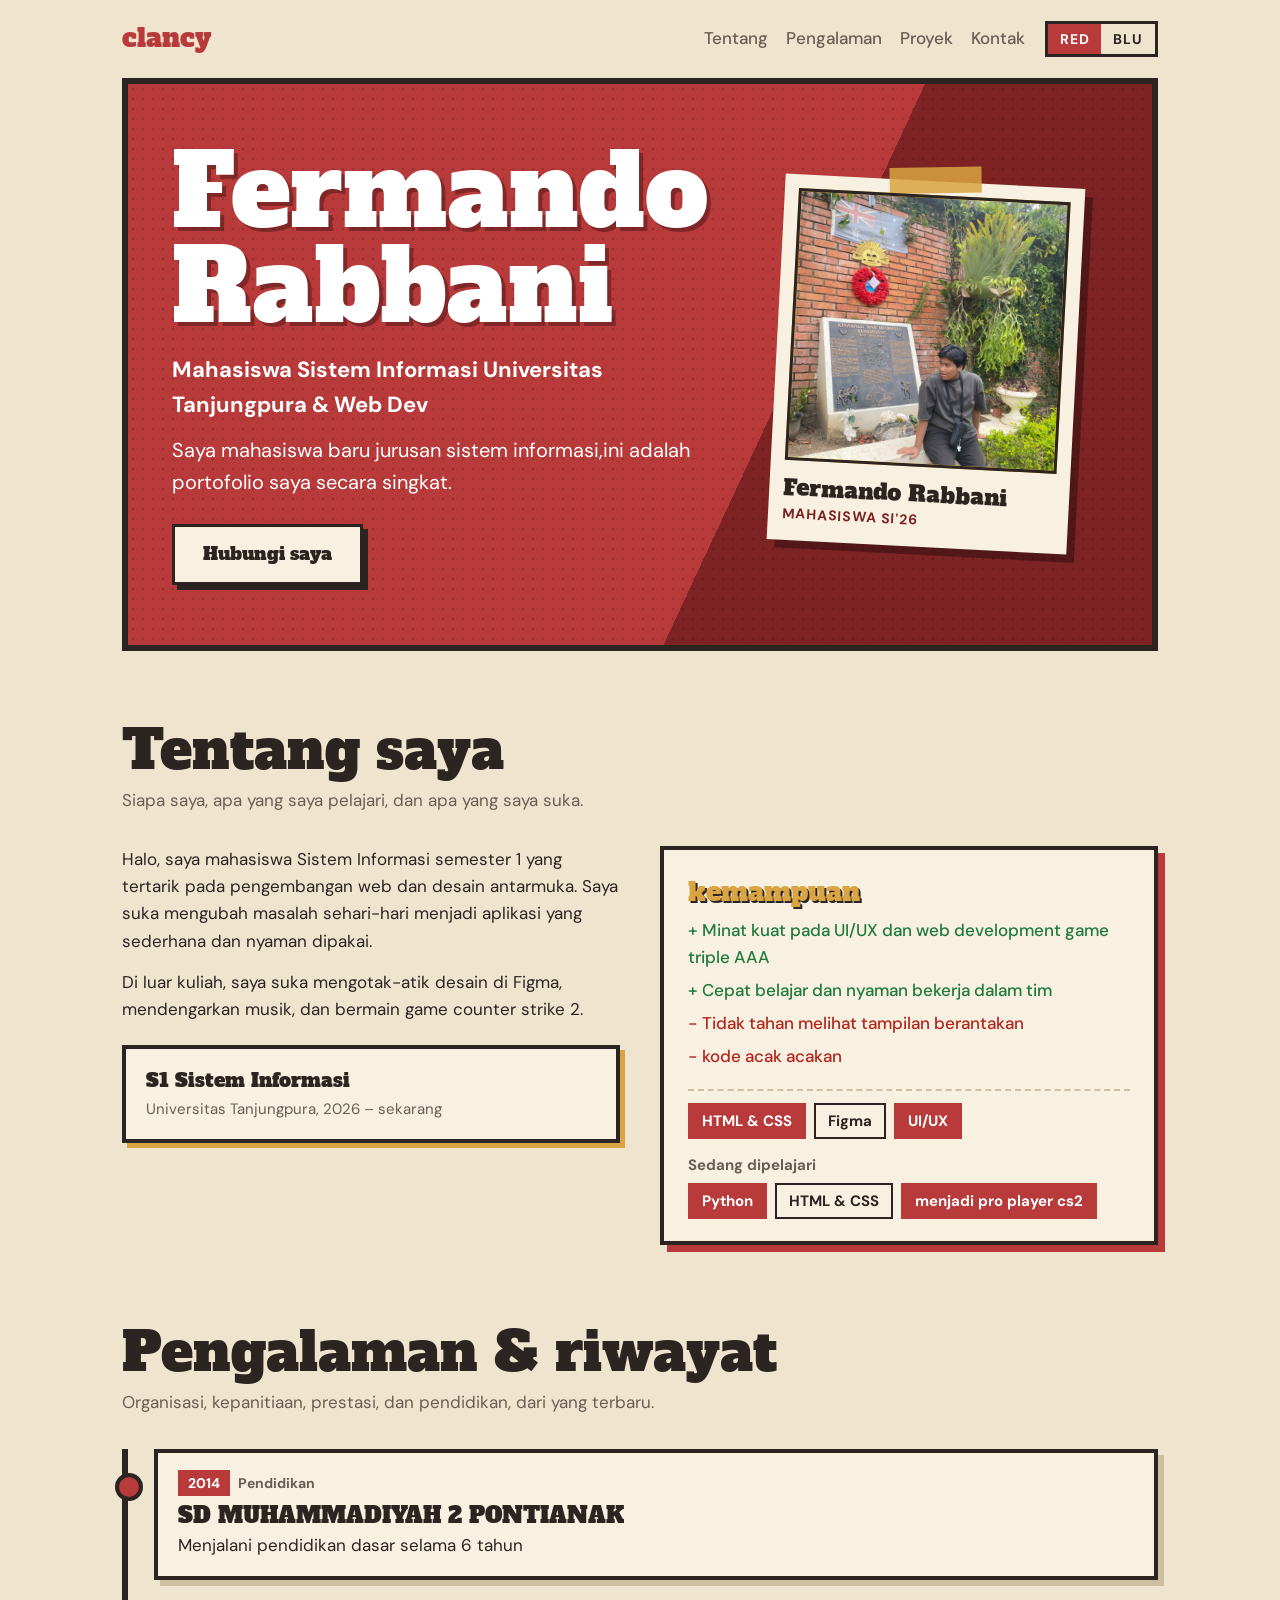
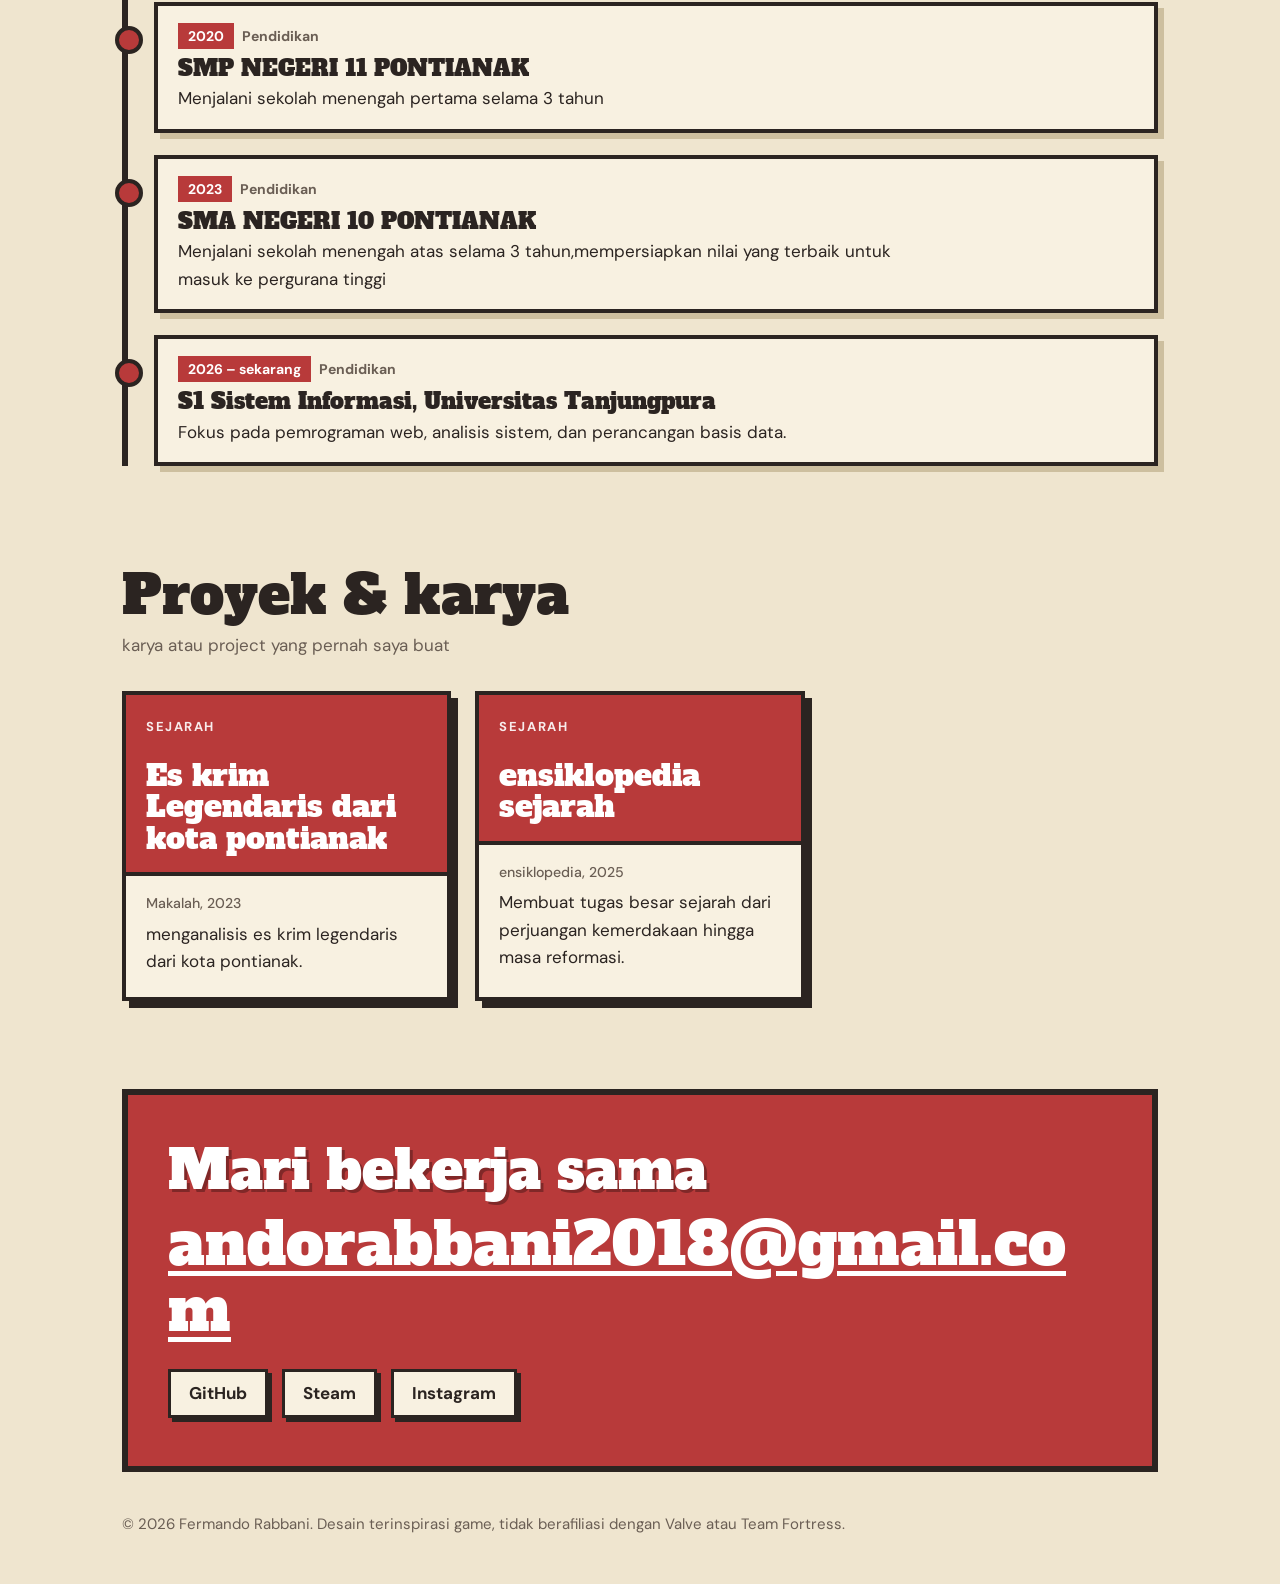
<file: index.html>
<!DOCTYPE html>
<html lang="id">
<head>
<meta charset="utf-8">
<meta name="viewport" content="width=device-width, initial-scale=1, viewport-fit=cover">
<title>portofolio fermando rabbani — Portofolio</title>
<link rel="preconnect" href="https://fonts.googleapis.com">
<link rel="preconnect" href="https://fonts.gstatic.com" crossorigin>
<link href="https://fonts.googleapis.com/css2?family=Alfa+Slab+One&family=DM+Sans:wght@400;500;700&display=swap" rel="stylesheet">
<link rel="stylesheet" href="style.css">
</head>
<body>
<div class="wrap">
  <nav>
    <a class="logo" href="#top">clancy</a>
    <div class="right">
      <div class="links"><a href="#tentang">Tentang</a><a href="#pengalaman">Pengalaman</a><a href="#proyek">Proyek</a><a href="#kontak">Kontak</a></div>
      <div class="teams" role="group" aria-label="Pilih tim warna">
        <button type="button" id="red" aria-pressed="true">RED</button>
        <button type="button" id="blu" aria-pressed="false">BLU</button>
      </div>
    </div>
  </nav>

  <header class="hero" id="top">
    <div>
      <h1>Fermando Rabbani <br></h1>
      <div class="tag">Mahasiswa Sistem Informasi Universitas Tanjungpura &amp; Web Dev</div>
      <p>Saya mahasiswa baru jurusan sistem informasi,ini adalah portofolio saya secara singkat.</p>
      <div class="btns">
    
        <a class="btn alt" href="#kontak">Hubungi saya</a>
      </div>
    </div>
    <div>
      <div class="badge">
        <div class="pframe" id="frame">
          <img src="assets/img/foto-profil.jpg" id="pic" 
          <svg viewBox="0 0 100 100" role="img" aria-label="Avatar siluet">
            <circle cx="50" cy="40" r="19" fill="#2B2421"/>
            <path d="M12 100 Q14 64 50 64 Q86 64 88 100Z" fill="#2B2421"/>
          </svg>
        </div>
        <div class="name">Fermando Rabbani</div>
        <div class="role">MAHASISWA SI'26</div>
      </div>
    </div>
  </header>

  <section id="tentang">
    <h2>Tentang saya</h2>
    <p class="sub">Siapa saya, apa yang saya pelajari, dan apa yang saya suka.</p>
    <div class="about">
      <div>
        <p>Halo, saya mahasiswa Sistem Informasi semester 1 yang tertarik pada pengembangan web dan desain antarmuka. Saya suka mengubah masalah sehari-hari menjadi aplikasi yang sederhana dan nyaman dipakai.</p>
        <p>Di luar kuliah, saya suka mengotak-atik desain di Figma, mendengarkan musik, dan bermain game counter strike 2.</p>
        <div class="edu">
          <b>S1 Sistem Informasi</b>
          <span>Universitas Tanjungpura, 2026 – sekarang </span>
        </div>
      </div>
      <div class="item">
        <h3>kemampuan</h3>

        <ul>
          <li class="p">+ Minat kuat pada UI/UX dan web development game triple AAA</li>
          <li class="p">+ Cepat belajar dan nyaman bekerja dalam tim</li>
          <li class="n">− Tidak tahan melihat tampilan berantakan</li>
          <li class="n">− kode acak acakan </li>
        </ul>
        <div class="tags"><span>HTML &amp; CSS</span></span><span>Figma</span><span>UI/UX</span></div>
        <div class="learn">Sedang dipelajari</div>
        <div class="tags" style="border:0;padding-top:0"><span>Python</span><span>HTML &amp; CSS</span><span>menjadi pro player cs2</span></div>
      </div>
    </div>
  </section>

  <section id="pengalaman">
    <h2>Pengalaman &amp; riwayat</h2>
    <p class="sub">Organisasi, kepanitiaan, prestasi, dan pendidikan, dari yang terbaru.</p>
    <ul class="timeline">
      <li><span class="when">2014</span><span class="kind">Pendidikan</span>
        <h3>SD MUHAMMADIYAH 2 PONTIANAK</h3>
        <p>Menjalani pendidikan dasar selama  6 tahun </p></li>
      <li><span class="when">2020</span><span class="kind">Pendidikan</span>
        <h3>SMP NEGERI 11 PONTIANAK</h3>
        <p>Menjalani sekolah menengah pertama selama 3 tahun</p></li>
      <li><span class="when">2023</span><span class="kind">Pendidikan</span>
        <h3>SMA NEGERI 10 PONTIANAK</h3>
        <p>Menjalani sekolah menengah atas selama 3 tahun,mempersiapkan nilai yang terbaik untuk masuk ke pergurana tinggi</p></li>
      <li><span class="when">2026 – sekarang</span><span class="kind">Pendidikan</span>
        <h3>S1 Sistem Informasi, Universitas Tanjungpura</h3>
        <p>Fokus pada pemrograman web, analisis sistem, dan perancangan basis data.</p></li>
      
    </ul>
  </section>

  <section id="proyek">
    <h2>Proyek &amp; karya</h2>
    <p class="sub">karya atau project yang pernah saya buat </p>
    <div class="posters">
      <a class="poster" href="#">
        <div class="band"><span>Sejarah</span><h3>Es krim Legendaris dari kota pontianak</h3></div>
        <div class="body"><small>Makalah, 2023</small><p>menganalisis es krim legendaris dari kota pontianak.</p></div>
      </a>
      <a class="poster" href="#">
        <div class="band"><span>sejarah</span><h3>ensiklopedia sejarah</h3></div>
        <div class="body"><small>ensiklopedia, 2025</small><p>Membuat tugas besar sejarah dari perjuangan kemerdakaan hingga masa reformasi.</p></div>
      </a>

      </a>
    </div>
  </section>

  <section id="kontak" style="padding-top:72px">
    <div class="contact">
      <h2>Mari bekerja sama</h2>
      <a class="big" href="">andorabbani2018@gmail.com</a>
      <div class="social">
        <a href="https://github.com/andorabbani2018-dot" target="_blank" rel="noopener">GitHub</a>
        <a href="https://steamcommunity.com/profiles/76561199138933663" target="_blank" rel="noopener">Steam</a>
        <a href="https://www.instagram.com/andorabbani?cplk=MTYyeWtiMzY2OGVubw%3D%3D&utm_source=qr" target="_blank" rel="noopener">Instagram</a>

      </div>
    </div>
  </section>

  <footer>© 2026 Fermando Rabbani. Desain terinspirasi game, tidak berafiliasi dengan Valve atau Team Fortress.</footer>
</div>
<script src="script.js"></script>
</body>
</html>
</file>
<file: style.css>
:root{
  --bg:#EFE5CF; --ink:#2B2421; --muted:#6A5E54; --panel:#F8F1E1; --line:#CDBF9F;
  --team:#B83A3A; --team-dark:#7E2323; --mustard:#D9A441; --pos:#1F7A3E; --neg:#B3261E;
  box-sizing:border-box; padding-top:env(safe-area-inset-top,0px); padding-bottom:env(safe-area-inset-bottom,0px);
}
:root[data-team="blu"]{--team:#4C7894;--team-dark:#2F4F65}
@media (prefers-color-scheme: dark){
  :root:not([data-theme="light"]){--bg:#201B18; --ink:#F2E8D3; --muted:#B5A792; --panel:#2A2420; --line:#463C34; --pos:#7ED99B; --neg:#FF8277;}
}
:root[data-theme="dark"]{--bg:#201B18; --ink:#F2E8D3; --muted:#B5A792; --panel:#2A2420; --line:#463C34; --pos:#7ED99B; --neg:#FF8277;}
html{scroll-padding-top:env(safe-area-inset-top,0px);scroll-behavior:smooth}
*{box-sizing:border-box}
body{margin:0;background:var(--bg);color:var(--ink);font:400 17px/1.6 "DM Sans",system-ui,sans-serif;overflow-x:hidden}
a{color:inherit}
:focus-visible{outline:3px solid var(--mustard);outline-offset:3px}
h1,h2,h3,.logo,.btn{font-family:"Alfa Slab One",Rockwell,Georgia,serif;font-weight:400}
h1,h2,h3{margin:0}
.wrap{max-width:1080px;margin:0 auto;padding:0 22px}

nav{display:flex;justify-content:space-between;align-items:center;padding:18px 0;gap:14px;flex-wrap:wrap}
.logo{font-size:26px;text-decoration:none;color:var(--team)}
nav .right{display:flex;gap:20px;align-items:center;flex-wrap:wrap}
nav .links{display:flex;gap:18px;font-weight:500;flex-wrap:wrap}
nav .links a{text-decoration:none;color:var(--muted)}
nav .links a:hover{color:var(--ink)}
.teams{display:inline-flex;border:3px solid var(--ink)}
.teams button{font:700 14px "DM Sans",sans-serif;letter-spacing:.06em;padding:6px 12px;border:0;cursor:pointer;background:transparent;color:var(--ink)}
.teams button[aria-pressed="true"]{background:var(--team);color:#fff}

.hero{position:relative;overflow:hidden;display:grid;grid-template-columns:1.3fr 1fr;gap:36px;align-items:center;padding:60px 44px;color:#fff;border:6px solid var(--ink);
  background:linear-gradient(115deg,var(--team) 0 62%,var(--team-dark) 62% 100%)}
.hero::before{content:"";position:absolute;inset:0;background:radial-gradient(rgba(0,0,0,.14) 1.5px,transparent 1.6px) 0 0/10px 10px;pointer-events:none}
.hero>*{position:relative}
.hero h1{font-size:clamp(44px,8.5vw,100px);line-height:.95;margin-bottom:18px;text-shadow:4px 4px 0 rgba(0,0,0,.3)}
.hero p{margin:0 0 26px;max-width:30em;font-size:clamp(17px,2.1vw,20px)}
.hero .tag{font-weight:700;font-size:clamp(17px,2.3vw,22px);margin-bottom:12px}
.btns{display:flex;gap:14px;flex-wrap:wrap}
.btn{display:inline-block;padding:13px 28px;font-size:18px;text-decoration:none;background:var(--mustard);color:#2B2421;border:3px solid #2B2421;box-shadow:5px 5px 0 #2B2421;transition:transform .12s,box-shadow .12s}
.btn.alt{background:#F8F1E1}
.btn:hover{transform:translate(3px,3px);box-shadow:2px 2px 0 #2B2421}

.badge{position:relative;width:min(100%,300px);margin:0 auto;background:#F8F1E1;color:#2B2421;padding:14px 14px 16px;transform:rotate(3deg);box-shadow:8px 8px 0 rgba(0,0,0,.35)}
.badge::before{content:"";position:absolute;left:50%;top:-14px;width:92px;height:26px;margin-left:-46px;background:rgba(217,164,65,.85);transform:rotate(-4deg)}
.pframe{position:relative;aspect-ratio:1;background:var(--mustard);overflow:hidden;display:grid;place-items:end center;border:3px solid #2B2421}
.pframe img{position:absolute;inset:0;width:100%;height:100%;object-fit:cover;display:none}
.pframe.has img{display:block}.pframe.has svg{display:none}
.pframe svg{width:82%}
.badge .name{font:400 22px "Alfa Slab One",serif;margin-top:12px}
.badge .role{font-weight:700;font-size:14px;letter-spacing:.08em;color:var(--team-dark)}
.upload{display:block;margin-top:18px;text-align:center;font-size:15px;color:#fff;cursor:pointer;text-decoration:underline;text-underline-offset:4px}
.upload input{position:absolute;opacity:0;width:1px;height:1px}
.upload:focus-within{outline:3px solid var(--mustard);outline-offset:4px}

section{padding:72px 0 8px}
h2{font-size:clamp(32px,5.5vw,54px);line-height:1;margin-bottom:10px}
.sub{color:var(--muted);margin:0 0 32px;max-width:36em}

.about{display:grid;grid-template-columns:1fr 1fr;gap:40px;align-items:start}
.about>div>p{max-width:32em;margin:0 0 14px}
.edu{margin-top:22px;padding:16px 20px;background:var(--panel);border:4px solid var(--ink);box-shadow:5px 5px 0 var(--mustard)}
.edu b{display:block;font-family:"Alfa Slab One",serif;font-weight:400;font-size:19px}
.edu span{color:var(--muted);font-size:15px}
.item{background:var(--panel);border:4px solid var(--ink);padding:22px 24px;box-shadow:7px 7px 0 var(--team)}
.item h3{font-size:26px;color:var(--mustard);text-shadow:2px 2px 0 var(--ink)}
.item .lvl{font-weight:700;color:var(--muted);margin-bottom:14px}
.item ul{list-style:none;margin:0 0 16px;padding:0}
.item li{padding:3px 0;font-weight:500}
.item .p{color:var(--pos)}.item .n{color:var(--neg)}
.tags{display:flex;flex-wrap:wrap;gap:8px;padding-top:12px;border-top:2px dashed var(--line)}
.tags span{padding:4px 12px;border:2px solid var(--ink);font-weight:700;font-size:15px}
.tags span:nth-child(odd){background:var(--team);color:#fff;border-color:var(--team)}
.learn{margin:14px 0 6px;font-weight:700;font-size:15px;color:var(--muted)}

.timeline{list-style:none;margin:0;padding:0 0 0 26px;border-left:6px solid var(--ink)}
.timeline li{position:relative;margin:0 0 22px;padding:16px 20px;background:var(--panel);border:4px solid var(--ink);box-shadow:6px 6px 0 var(--line)}
.timeline li::before{content:"";position:absolute;left:-43px;top:20px;width:20px;height:20px;background:var(--team);border:4px solid var(--ink);border-radius:50%}
.timeline .when{display:inline-block;background:var(--team);color:#fff;font-weight:700;font-size:14px;padding:2px 10px;margin-bottom:6px}
.timeline .kind{color:var(--muted);font-weight:700;font-size:14px;margin-left:8px}
.timeline h3{font-size:22px;line-height:1.2;margin-bottom:4px}
.timeline p{margin:0;max-width:44em}

.posters{display:grid;grid-template-columns:repeat(3,1fr);gap:24px}
.poster{display:block;text-decoration:none;background:var(--panel);border:4px solid var(--ink);box-shadow:7px 7px 0 var(--ink);transition:transform .15s,box-shadow .15s}
.poster:hover{transform:translate(4px,4px);box-shadow:3px 3px 0 var(--ink)}
.poster .band{background:var(--team);color:#fff;padding:22px 20px 18px;border-bottom:4px solid var(--ink)}
.poster .band span{display:block;font-weight:700;font-size:13px;letter-spacing:.12em;text-transform:uppercase;opacity:.9}
.poster .band h3{font-size:30px;line-height:1.05;margin-top:22px}
.poster .body{padding:16px 20px 22px}
.poster small{display:block;color:var(--muted);font-weight:500;margin-bottom:6px}
.poster p{margin:0}

.contact{background:var(--team);color:#fff;padding:48px 40px;margin-top:8px;border:6px solid var(--ink)}
.contact h2{margin-bottom:14px;text-shadow:3px 3px 0 rgba(0,0,0,.3)}
.contact a.big{font:400 clamp(22px,5.4vw,60px)/1.1 "Alfa Slab One",serif;word-break:break-word;text-decoration:underline;text-decoration-thickness:5px;text-underline-offset:6px}
.social{display:flex;gap:14px;margin-top:26px;flex-wrap:wrap}
.social a{padding:8px 18px;font-weight:700;text-decoration:none;background:#F8F1E1;color:#2B2421;border:3px solid #2B2421;box-shadow:4px 4px 0 #2B2421;transition:transform .12s,box-shadow .12s}
.social a:hover{transform:translate(2px,2px);box-shadow:2px 2px 0 #2B2421}
footer{padding:32px 0 48px;color:var(--muted);font-size:15px}

@media (max-width:760px){
  .hero{grid-template-columns:1fr;padding:48px 22px 40px}
  .badge{order:-1;max-width:240px}
  .posters,.about{grid-template-columns:1fr}
  .contact{padding:38px 24px}
}
.js .rv{opacity:0}
.js .rv.in{opacity:1;animation:pop .7s cubic-bezier(.2,.9,.3,1.15) backwards;animation-delay:var(--d,0s)}
.js .timeline li.rv.in{animation-name:popL}
@keyframes pop{from{opacity:0;transform:translateY(48px) rotate(-1.5deg) scale(.96)}to{opacity:1;transform:none}}
@keyframes popL{from{opacity:0;transform:translateX(-48px)}to{opacity:1;transform:none}}
@media (prefers-reduced-motion:reduce){*{transition:none!important;scroll-behavior:auto!important}.js .rv,.js .rv.in{opacity:1!important;animation:none!important}}
</file>
